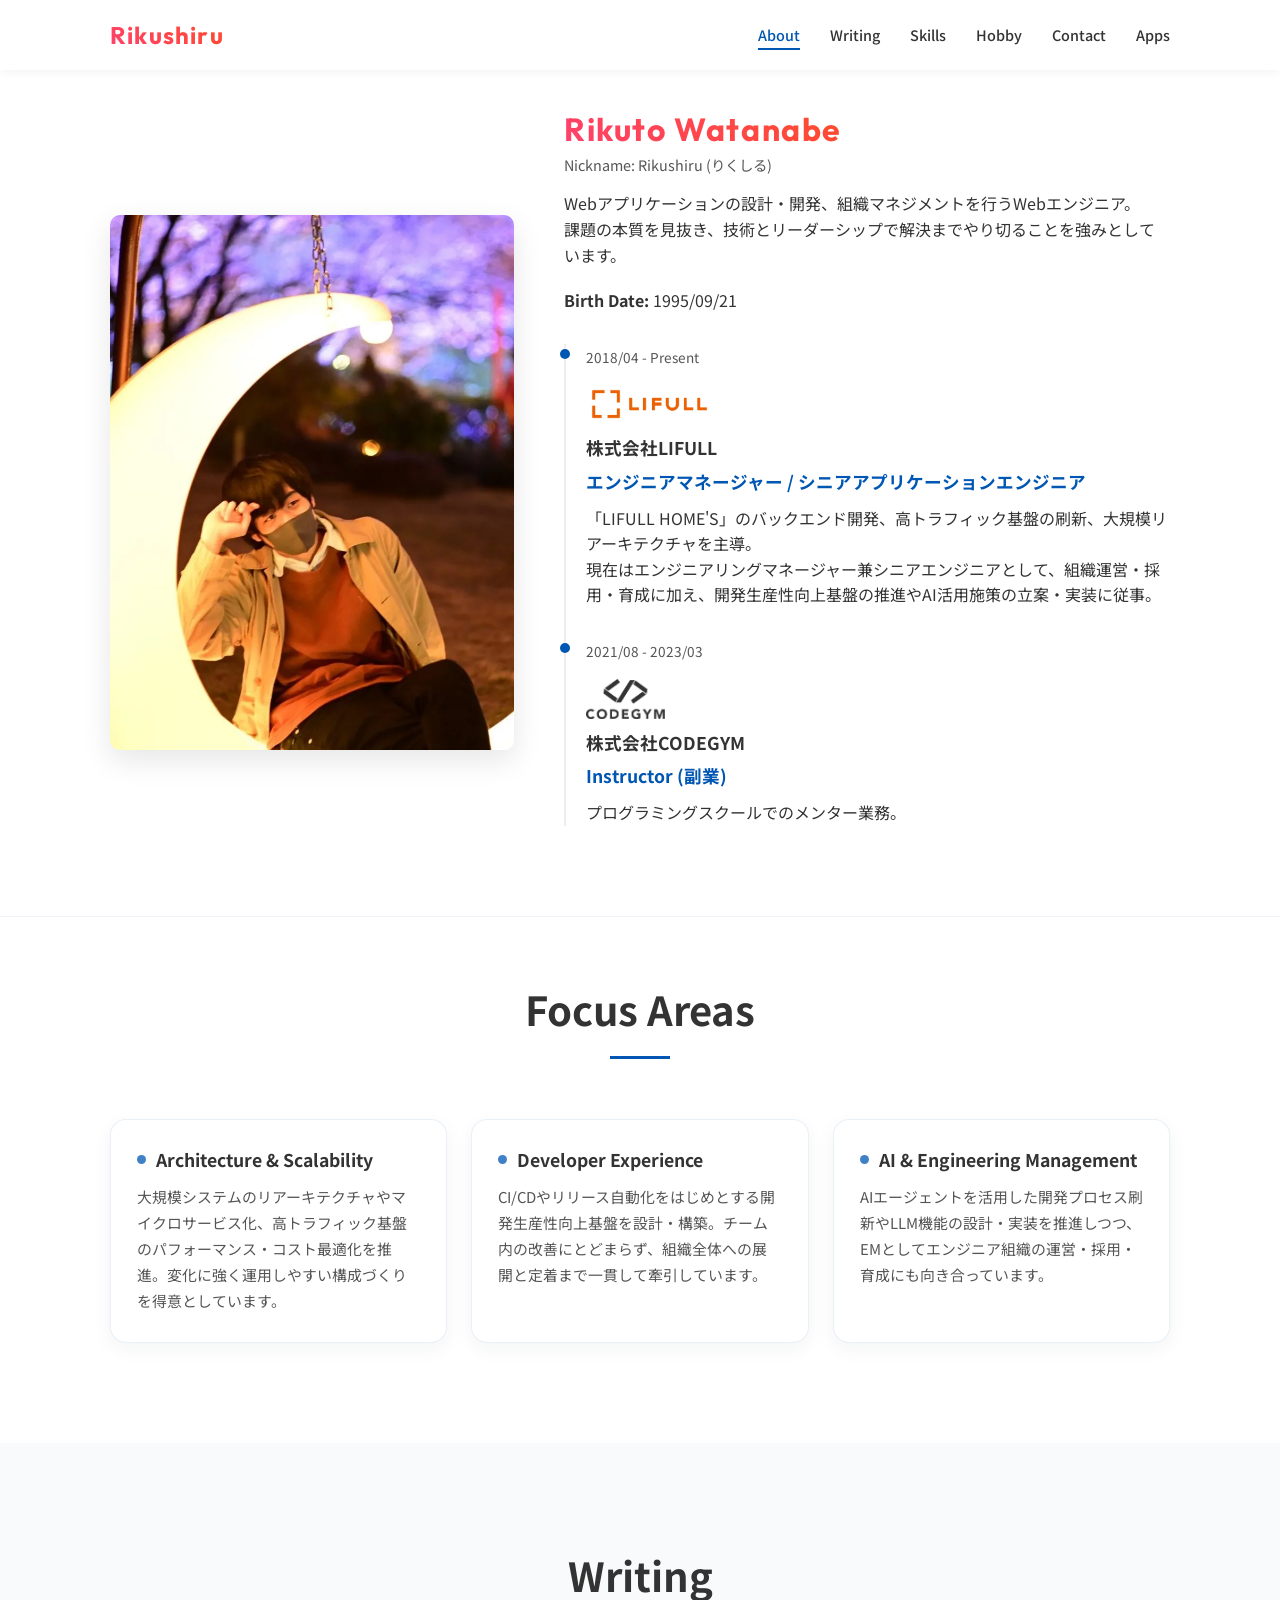
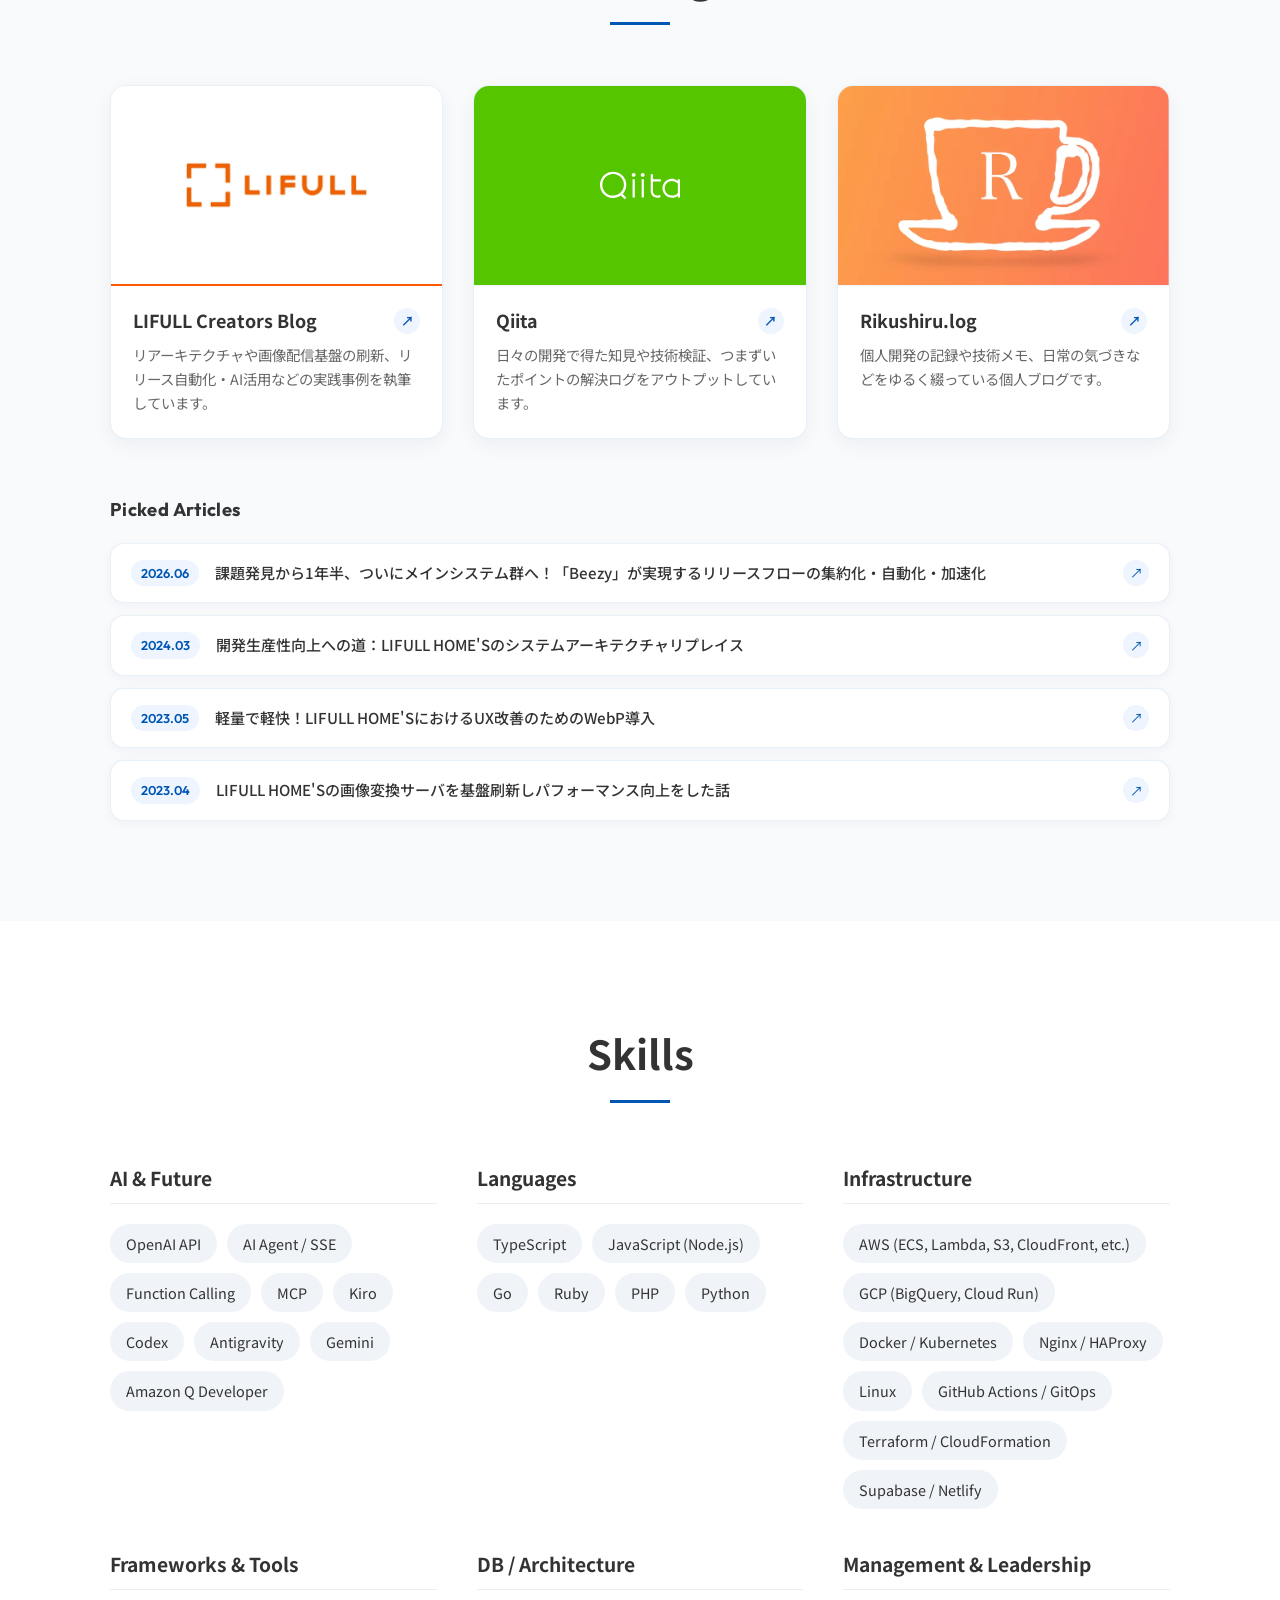
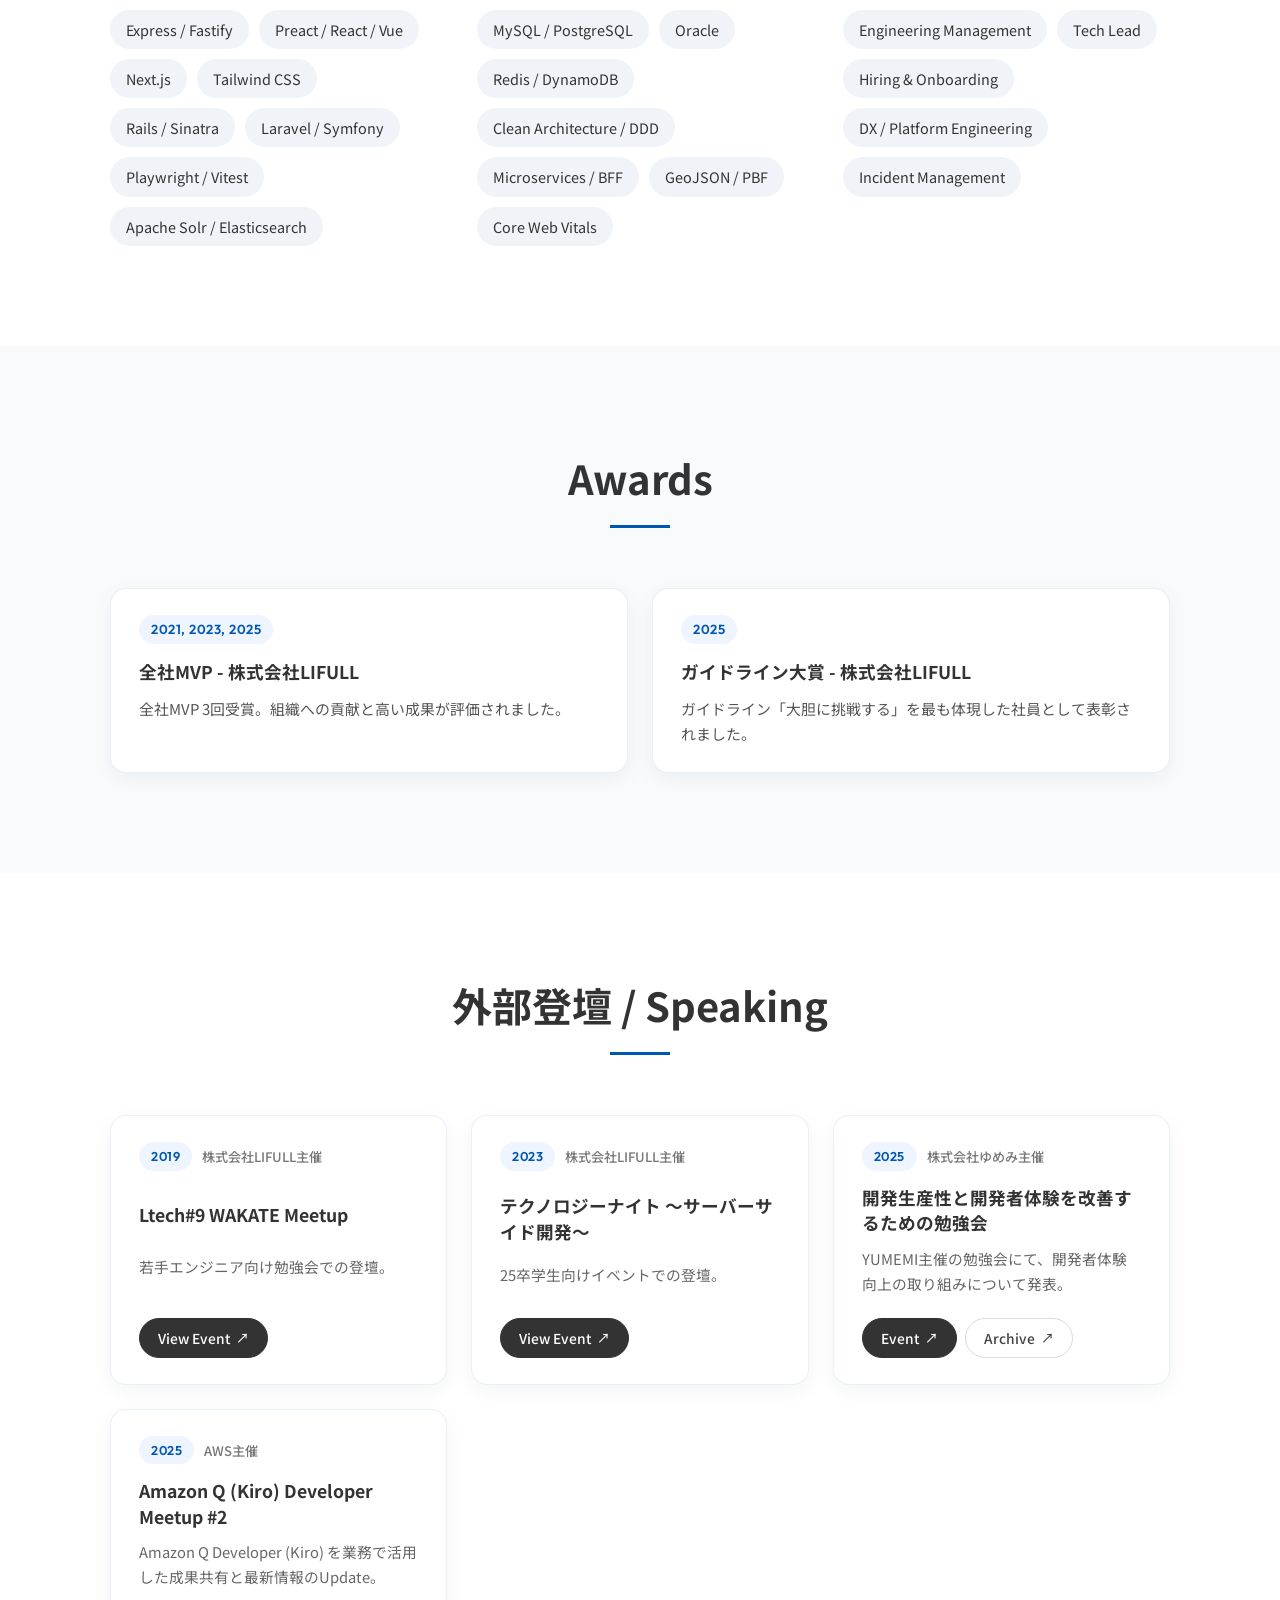
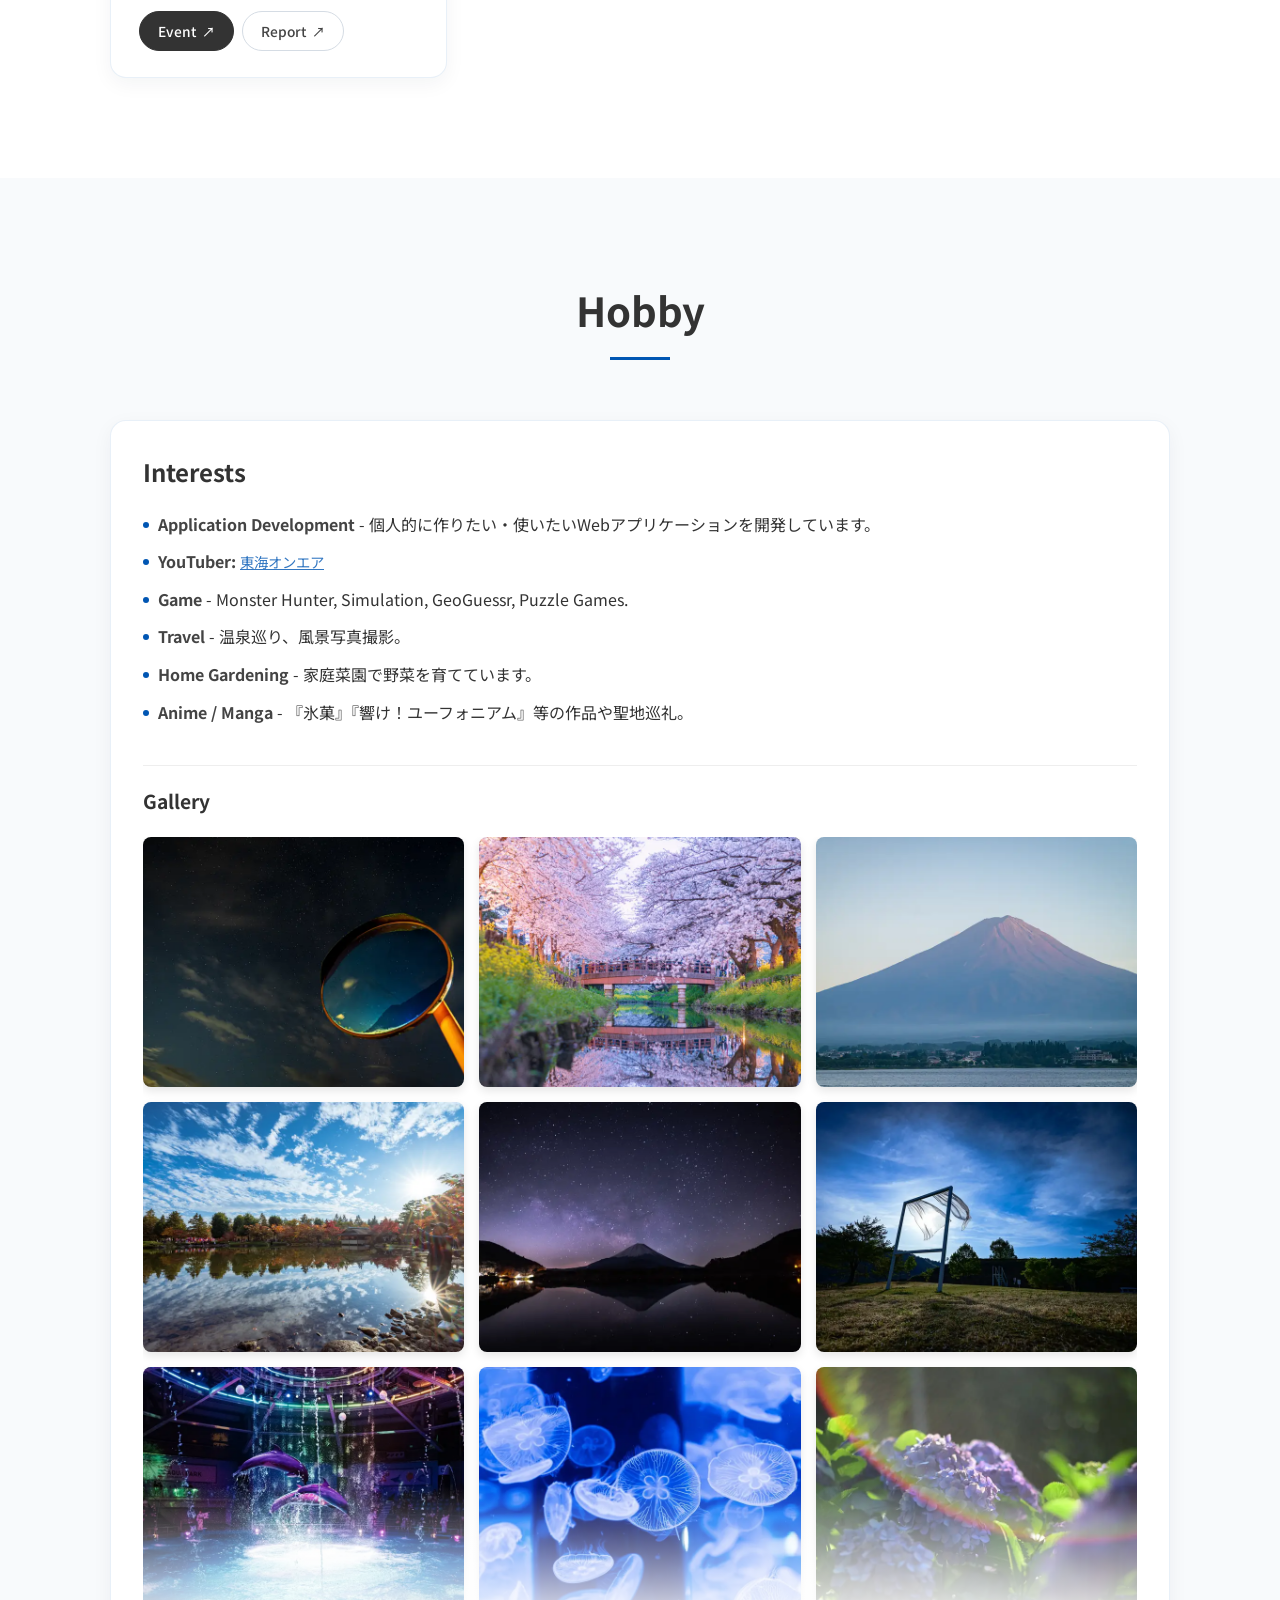
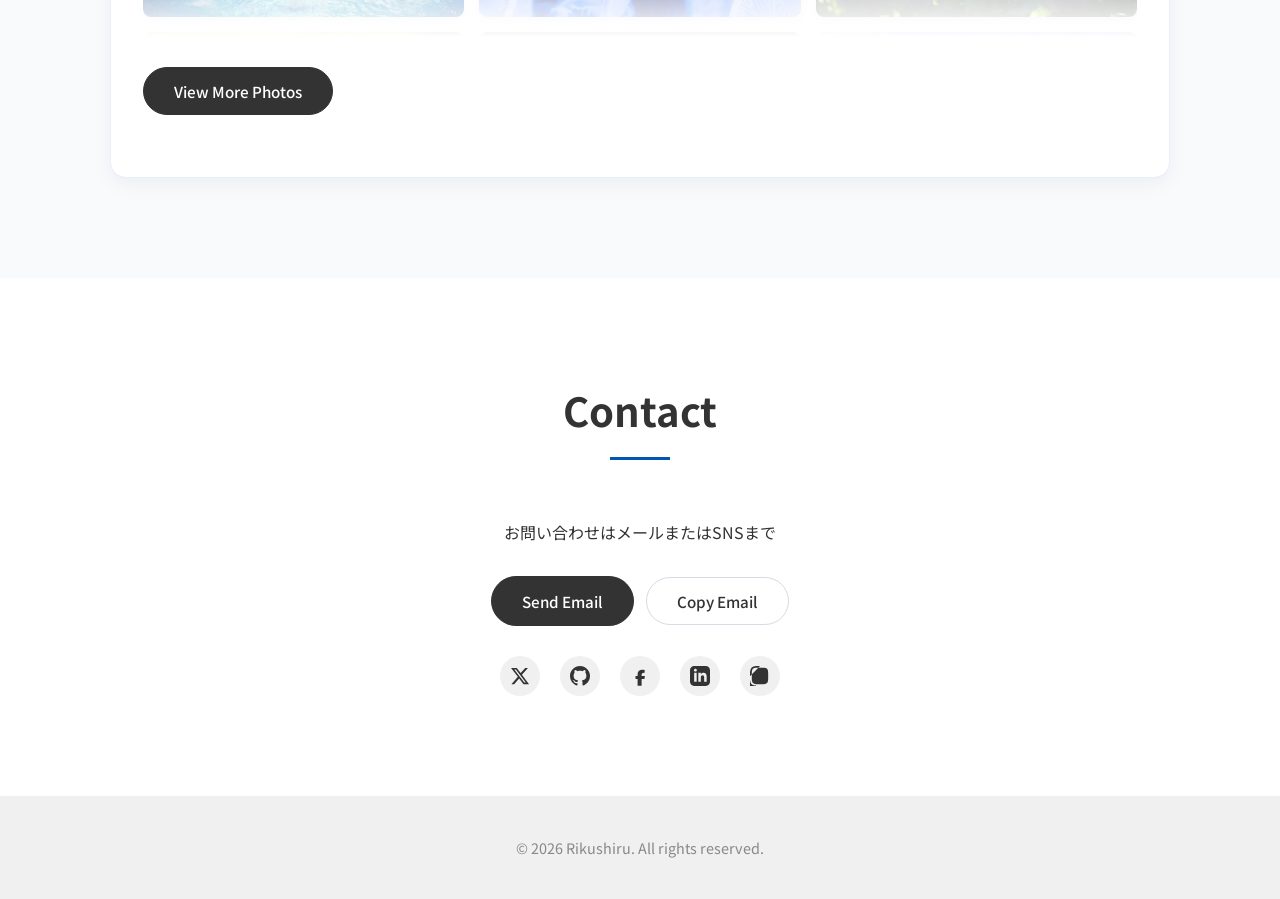
<file: index.html>
<!DOCTYPE html>
<html lang="ja">

<head>
	<meta charset="UTF-8">
	<meta name="viewport" content="width=device-width, initial-scale=1.0">
	<title>Rikushiru | Portfolio</title>
	<meta name="description" content="Webエンジニア・エンジニアリングマネージャー 渡邉陸斗（Rikushiru）のポートフォリオサイト。設計・開発、開発生産性向上、AI活用、登壇・執筆活動などを紹介しています。">
	<meta property="og:type" content="website">
	<meta property="og:url" content="https://me.riku-shiru.com/">
	<meta property="og:title" content="Rikushiru | Portfolio">
	<meta property="og:description" content="Webエンジニア・エンジニアリングマネージャー 渡邉陸斗（Rikushiru）のポートフォリオサイト。">
	<meta property="og:image" content="https://me.riku-shiru.com/images/profile.jpg">
	<meta property="og:site_name" content="Rikushiru Portfolio">
	<meta name="twitter:card" content="summary">
	<meta name="twitter:title" content="Rikushiru | Portfolio">
	<meta name="twitter:description" content="Webエンジニア・エンジニアリングマネージャー 渡邉陸斗（Rikushiru）のポートフォリオサイト。">
	<meta name="twitter:image" content="https://me.riku-shiru.com/images/profile.jpg">
	<link rel="preconnect" href="https://fonts.googleapis.com">
	<link rel="preconnect" href="https://fonts.gstatic.com" crossorigin>
	<link
		href="https://fonts.googleapis.com/css2?family=Noto+Sans+JP:wght@300;400;500;700&family=Outfit:wght@500;700&display=swap"
		rel="stylesheet">
	<link rel="stylesheet" href="style.css">
	<link rel="icon" href="/images/favicon.ico">
	<link rel="apple-touch-icon" href="/images/apple-touch-icon.png">
	<link rel="manifest" href="/manifest.json">
	<meta name="theme-color" content="#ffffff">
	<!-- Google tag (gtag.js) -->
	<script async src="https://www.googletagmanager.com/gtag/js?id=G-70FE9RLHMJ"></script>
	<script>
		window.dataLayer = window.dataLayer || [];
		function gtag() { dataLayer.push(arguments); }
		gtag('js', new Date());

		gtag('config', 'G-70FE9RLHMJ');
	</script>
</head>

<body>
	<header id="header">
		<div class="container header-container">
			<a href="#" class="logo">Rikushiru</a>
			<nav class="nav">
				<button class="menu-toggle" aria-label="Menu">
					<span></span>
					<span></span>
					<span></span>
				</button>
				<ul class="nav-links">
					<li><a href="#">About</a></li>
					<li><a href="#writing">Writing</a></li>
					<li><a href="#skills">Skills</a></li>

					<li><a href="#hobby">Hobby</a></li>
					<li><a href="#contact">Contact</a></li>
					<li><a href="apps.html">Apps</a></li>
				</ul>
			</nav>
		</div>
	</header>

	<main>
		<section id="about" class="about-section">
			<div class="container">
				<div class="about-grid fade-in-up">
					<div class="about-image">
						<img src="images/profile.webp" alt="Rikuto Watanabe">
					</div>
					<div class="about-text">
						<h1 class="about-name">Rikuto Watanabe</h1>
						<p class="nickname">Nickname: Rikushiru (りくしる)</p>
						<p>Webアプリケーションの設計・開発、組織マネジメントを行うWebエンジニア。</p>
						<p>課題の本質を見抜き、技術とリーダーシップで解決までやり切ることを強みとしています。</p>
						<p class="birth-date"><strong>Birth Date:</strong> 1995/09/21</p>

						<div class="timeline">
							<div class="timeline-item">
								<span class="date">2018/04 - Present</span>
								<div class="timeline-logo-header">
									<img src="images/lifull.webp" alt="LIFULL" class="brand-logo-lifull">
								</div>
								<h4 class="highlight-title">株式会社LIFULL</h4>
								<p class="highlight-role">エンジニアマネージャー / シニアアプリケーションエンジニア</p>
								<p>「LIFULL
									HOME'S」のバックエンド開発、高トラフィック基盤の刷新、大規模リアーキテクチャを主導。<br>現在はエンジニアリングマネージャー兼シニアエンジニアとして、組織運営・採用・育成に加え、開発生産性向上基盤の推進やAI活用施策の立案・実装に従事。
								</p>
							</div>
							<div class="timeline-item">
								<span class="date">2021/08 - 2023/03</span>
								<div class="timeline-logo-header">
									<img src="images/codegym.webp" alt="CODEGYM" class="brand-logo-lifull">
								</div>
								<h4 class="highlight-title">株式会社CODEGYM</h4>
								<p class="highlight-role">Instructor (副業)</p>
								<p>プログラミングスクールでのメンター業務。</p>
							</div>
						</div>
					</div>
				</div>
			</div>
		</section>

		<section id="focus" class="section focus-section">
			<div class="container">
				<h2 class="section-title fade-in-up">Focus Areas</h2>
				<div class="focus-grid fade-in-up">
					<div class="focus-item">
						<h3>Architecture &amp; Scalability</h3>
						<p>大規模システムのリアーキテクチャやマイクロサービス化、高トラフィック基盤のパフォーマンス・コスト最適化を推進。変化に強く運用しやすい構成づくりを得意としています。</p>
					</div>
					<div class="focus-item">
						<h3>Developer Experience</h3>
						<p>CI/CDやリリース自動化をはじめとする開発生産性向上基盤を設計・構築。チーム内の改善にとどまらず、組織全体への展開と定着まで一貫して牽引しています。</p>
					</div>
					<div class="focus-item">
						<h3>AI &amp; Engineering Management</h3>
						<p>AIエージェントを活用した開発プロセス刷新やLLM機能の設計・実装を推進しつつ、EMとしてエンジニア組織の運営・採用・育成にも向き合っています。</p>
					</div>
				</div>
			</div>
		</section>

		<section id="writing" class="section bg-light">
			<div class="container">
				<h2 class="section-title fade-in-up">Writing</h2>
				<div class="works-grid">
					<!-- LIFULL Blog -->
					<a href="https://www.lifull.blog/archive/author/LIFULL-watanari" target="_blank" rel="noopener noreferrer"
						class="work-card fade-in-up">
						<div class="work-icon-container"
							style="background-color: #fff; border-bottom: 2px solid #FF5800;">
							<img src="images/lifull.webp" alt="LIFULL" style="width: 60%;">
						</div>
						<div class="work-info">
							<h3>LIFULL Creators Blog</h3>
							<p>リアーキテクチャや画像配信基盤の刷新、リリース自動化・AI活用などの実践事例を執筆しています。</p>
						</div>
					</a>

					<!-- Qiita -->
					<a href="https://qiita.com/riku-shiru" target="_blank" rel="noopener noreferrer" class="work-card fade-in-up">
						<div class="work-icon-container" style="background-color: #55c500;">
							<!-- Qiita SVG -->
							<svg class="work-svg-logo" viewBox="0 0 24 24" fill="white">
								<path
									d="M7.883 11.615c0-1.92-1.474-3.904-3.974-3.904C1.987 7.71 0 9.183 0 11.679c0 1.92 1.474 3.905 3.973 3.905.801 0 1.602-.256 2.275-.736L7.402 16l.513-.512-1.09-1.088c.673-.736 1.058-1.696 1.058-2.785zm-3.974-3.2c1.827 0 3.269 1.408 3.269 3.232 0 1.569-1.218 3.233-3.237 3.233-2.018 0-3.236-1.632-3.236-3.2 0-2.049 1.634-3.265 3.204-3.265zm5.864 1.568h.673v5.44h-.673zm.32-.736a.574.574 0 0 1-.576-.576c0-.32.256-.576.576-.576.32 0 .577.256.577.576 0 .32-.256.576-.577.576zm2.724 0a.574.574 0 0 1-.577-.576c0-.32.257-.576.577-.576.32 0 .577.256.577.576 0 .32-.256.576-.577.576zm-.32.736h.673v5.44h-.673zm4.71 5.537c-1.25 0-1.987-.96-1.987-1.92V8.479h.673v1.504h2.371v.672h-2.37v2.977c0 .608.48 1.248 1.313 1.248.224 0 .449-.064.64-.192l.065-.032.32.576-.064.032c-.288.16-.64.256-.961.256zm4.454.032c-1.827 0-2.916-1.44-2.916-2.848 0-1.825 1.442-2.913 2.852-2.913.737 0 1.314.256 1.73.736v-.544H24v5.44h-.673v-.607c-.384.48-.961.736-1.666.736zm-.064-5.089c-1.09 0-2.18.832-2.18 2.24 0 1.089.834 2.177 2.244 2.177.64 0 1.282-.288 1.698-.8v-2.817a2.29 2.29 0 0 0-1.762-.8z" />
							</svg>
						</div>
						<div class="work-info">
							<h3>Qiita</h3>
							<p>日々の開発で得た知見や技術検証、つまずいたポイントの解決ログをアウトプットしています。</p>
						</div>
					</a>

					<!-- Rikushiru.log -->
					<a href="https://blog.riku-shiru.com" target="_blank" rel="noopener noreferrer" class="work-card fade-in-up">
						<div class="work-image" style="background-image: url('images/thumbnails/rikushiru_log.webp')">
						</div>
						<div class="work-info">
							<h3>Rikushiru.log</h3>
							<p>個人開発の記録や技術メモ、日常の気づきなどをゆるく綴っている個人ブログです。</p>
						</div>
					</a>
				</div>

				<div class="picked-articles-wrapper fade-in-up">
					<h3 class="subsection-title">Picked Articles</h3>
					<div class="picked-articles">
						<a href="https://www.lifull.blog/entry/2026/06/09/170648" target="_blank" rel="noopener noreferrer" class="article-item">
							<span class="article-date">2026.06</span>
							<span class="article-title">課題発見から1年半、ついにメインシステム群へ！「Beezy」が実現するリリースフローの集約化・自動化・加速化</span>
							<span class="article-arrow" aria-hidden="true">↗</span>
						</a>
						<a href="https://www.lifull.blog/entry/2024/03/28/180000" target="_blank" rel="noopener noreferrer" class="article-item">
							<span class="article-date">2024.03</span>
							<span class="article-title">開発生産性向上への道：LIFULL HOME'Sのシステムアーキテクチャリプレイス</span>
							<span class="article-arrow" aria-hidden="true">↗</span>
						</a>
						<a href="https://www.lifull.blog/entry/2023/05/26/170000" target="_blank" rel="noopener noreferrer" class="article-item">
							<span class="article-date">2023.05</span>
							<span class="article-title">軽量で軽快！LIFULL HOME'SにおけるUX改善のためのWebP導入</span>
							<span class="article-arrow" aria-hidden="true">↗</span>
						</a>
						<a href="https://www.lifull.blog/entry/2023/04/02/090000" target="_blank" rel="noopener noreferrer" class="article-item">
							<span class="article-date">2023.04</span>
							<span class="article-title">LIFULL HOME'Sの画像変換サーバを基盤刷新しパフォーマンス向上をした話</span>
							<span class="article-arrow" aria-hidden="true">↗</span>
						</a>
					</div>
				</div>
			</div>
		</section>

		<section id="skills" class="section">
			<div class="container">
				<h2 class="section-title fade-in-up">Skills</h2>
				<div class="skills-wrapper fade-in-up">
					<div class="skill-category">
						<h3>AI &amp; Future</h3>
						<div class="skill-list">
							<span class="skill-tag">OpenAI API</span>
							<span class="skill-tag">AI Agent / SSE</span>
							<span class="skill-tag">Function Calling</span>
							<span class="skill-tag">MCP</span>
							<span class="skill-tag">Kiro</span>
							<span class="skill-tag">Codex</span>
							<span class="skill-tag">Antigravity</span>
							<span class="skill-tag">Gemini</span>
							<span class="skill-tag">Amazon Q Developer</span>
						</div>
					</div>
					<div class="skill-category">
						<h3>Languages</h3>
						<div class="skill-list">
							<span class="skill-tag">TypeScript</span>
							<span class="skill-tag">JavaScript (Node.js)</span>
							<span class="skill-tag">Go</span>
							<span class="skill-tag">Ruby</span>
							<span class="skill-tag">PHP</span>
							<span class="skill-tag">Python</span>
						</div>
					</div>
					<div class="skill-category">
						<h3>Infrastructure</h3>
						<div class="skill-list">
							<span class="skill-tag">AWS (ECS, Lambda, S3, CloudFront, etc.)</span>
							<span class="skill-tag">GCP (BigQuery, Cloud Run)</span>
							<span class="skill-tag">Docker / Kubernetes</span>
							<span class="skill-tag">Nginx / HAProxy</span>
							<span class="skill-tag">Linux</span>
							<span class="skill-tag">GitHub Actions / GitOps</span>
							<span class="skill-tag">Terraform / CloudFormation</span>
							<span class="skill-tag">Supabase / Netlify</span>
						</div>
					</div>
					<div class="skill-category">
						<h3>Frameworks &amp; Tools</h3>
						<div class="skill-list">
							<span class="skill-tag">Express / Fastify</span>
							<span class="skill-tag">Preact / React / Vue</span>
							<span class="skill-tag">Next.js</span>
							<span class="skill-tag">Tailwind CSS</span>
							<span class="skill-tag">Rails / Sinatra</span>
							<span class="skill-tag">Laravel / Symfony</span>
							<span class="skill-tag">Playwright / Vitest</span>
							<span class="skill-tag">Apache Solr / Elasticsearch</span>
						</div>
					</div>
					<div class="skill-category">
						<h3>DB / Architecture</h3>
						<div class="skill-list">
							<span class="skill-tag">MySQL / PostgreSQL</span>
							<span class="skill-tag">Oracle</span>
							<span class="skill-tag">Redis / DynamoDB</span>
							<span class="skill-tag">Clean Architecture / DDD</span>
							<span class="skill-tag">Microservices / BFF</span>
							<span class="skill-tag">GeoJSON / PBF</span>
							<span class="skill-tag">Core Web Vitals</span>
						</div>
					</div>
					<div class="skill-category">
						<h3>Management &amp; Leadership</h3>
						<div class="skill-list">
							<span class="skill-tag">Engineering Management</span>
							<span class="skill-tag">Tech Lead</span>
							<span class="skill-tag">Hiring &amp; Onboarding</span>
							<span class="skill-tag">DX / Platform Engineering</span>
							<span class="skill-tag">Incident Management</span>
						</div>
					</div>
				</div>
			</div>
		</section>

		<section id="awards" class="section bg-light">
			<div class="container">
				<h2 class="section-title fade-in-up">Awards</h2>
				<div class="awards-custom-grid fade-in-up">
					<!-- Award Item -->
					<div class="award-card">
						<div class="award-year">2021, 2023, 2025</div>
						<div class="award-content">
							<h3>全社MVP - 株式会社LIFULL</h3>
							<p>全社MVP 3回受賞。組織への貢献と高い成果が評価されました。</p>
						</div>
					</div>
					<!-- Award Item -->
					<div class="award-card">
						<div class="award-year">2025</div>
						<div class="award-content">
							<h3>ガイドライン大賞 - 株式会社LIFULL</h3>
							<p>ガイドライン「大胆に挑戦する」を最も体現した社員として表彰されました。</p>
						</div>
					</div>
				</div>
			</div>
		</section>

		<section id="speaking" class="section">
			<div class="container">
				<h2 class="section-title fade-in-up">外部登壇 / Speaking</h2>
				<div class="speaking-grid fade-in-up">
					<!-- Speaking Item -->
					<div class="speaking-card">
						<div class="speaking-header">
							<span class="speaking-date">2019</span>
							<span class="speaking-organizer">株式会社LIFULL主催</span>
						</div>
						<h3 class="speaking-title">Ltech#9 WAKATE Meetup</h3>
						<div class="speaking-body">
							<p>若手エンジニア向け勉強会での登壇。</p>
						</div>
						<a href="https://lifull.connpass.com/event/152299/" target="_blank" rel="noopener noreferrer" class="speaking-link">View
							Event</a>
					</div>

					<!-- Speaking Item -->
					<div class="speaking-card">
						<div class="speaking-header">
							<span class="speaking-date">2023</span>
							<span class="speaking-organizer">株式会社LIFULL主催</span>
						</div>
						<h3 class="speaking-title">テクノロジーナイト ～サーバーサイド開発～</h3>
						<div class="speaking-body">
							<p>25卒学生向けイベントでの登壇。</p>
						</div>
						<a href="https://paiza.jp/student/job_offers/23263" target="_blank" rel="noopener noreferrer" class="speaking-link">View
							Event</a>
					</div>

					<!-- Speaking Item -->
					<div class="speaking-card">
						<div class="speaking-header">
							<span class="speaking-date">2025</span>
							<span class="speaking-organizer">株式会社ゆめみ主催</span>
						</div>
						<h3 class="speaking-title">開発生産性と開発者体験を改善するための勉強会</h3>
						<div class="speaking-body">
							<p>YUMEMI主催の勉強会にて、開発者体験向上の取り組みについて発表。</p>
						</div>
						<div class="speaking-links">
							<a href="https://yumemi.connpass.com/event/371982/" target="_blank" rel="noopener noreferrer"
								class="speaking-link">Event</a>
							<a href="https://www.youtube.com/watch?v=M3Kv05csnn8" target="_blank" rel="noopener noreferrer"
								class="speaking-link secondary">Archive</a>
						</div>
					</div>

					<!-- Speaking Item -->
					<div class="speaking-card">
						<div class="speaking-header">
							<span class="speaking-date">2025</span>
							<span class="speaking-organizer">AWS主催</span>
						</div>
						<h3 class="speaking-title">Amazon Q (Kiro) Developer Meetup #2</h3>
						<div class="speaking-body">
							<p>Amazon Q Developer (Kiro) を業務で活用した成果共有と最新情報のUpdate。</p>
						</div>
						<div class="speaking-links">
							<a href="https://aws.amazon.com/startups/events/amazonq-developer-meetup-20250828?lang=ja"
								target="_blank" rel="noopener noreferrer" class="speaking-link">Event</a>
							<a href="https://aws.amazon.com/jp/blogs/news/amazon-q-developer-meetup-2-report/"
								target="_blank" rel="noopener noreferrer" class="speaking-link secondary">Report</a>
						</div>
					</div>
				</div>
			</div>
		</section>

		<section id="hobby" class="section bg-light">
			<div class="container">
				<h2 class="section-title fade-in-up">Hobby</h2>
				<div class="hobby-content fade-in-up">
					<div class="hobby-text">
						<h3>Interests</h3>
						<ul class="interest-list">
							<li><span class="interest-label">Application Development</span> -
								個人的に作りたい・使いたいWebアプリケーションを開発しています。</li>
							<li><span class="interest-label">YouTuber:</span> <a
									href="https://www.youtube.com/user/TokaiOnAir" target="_blank" rel="noopener noreferrer"
									class="external-link">東海オンエア</a></li>
							<li><span class="interest-label">Game</span> - Monster Hunter, Simulation, GeoGuessr, Puzzle
								Games.</li>
							<li><span class="interest-label">Travel</span> - 温泉巡り、風景写真撮影。</li>
							<li><span class="interest-label">Home Gardening</span> - 家庭菜園で野菜を育てています。</li>
							<li><span class="interest-label">Anime / Manga</span> - 『氷菓』『響け！ユーフォニアム』等の作品や聖地巡礼。</li>
						</ul>
					</div>

					<h3 class="minor-title">Gallery</h3>
					<div class="photo-gallery">
						<!-- Landscape / Wide -->
						<img src="images/thumbnails/p1.webp" alt="Photo 1" loading="lazy">
						<img src="images/thumbnails/p2.webp" alt="Photo 2" loading="lazy">
						<img src="images/thumbnails/p6.webp" alt="Photo 6" loading="lazy">
						<img src="images/thumbnails/p8.webp" alt="Photo 8" loading="lazy">
						<img src="images/thumbnails/p13.webp" alt="Photo 13" loading="lazy">

						<!-- Others -->
						<img src="images/thumbnails/p3.webp" alt="Photo 3" loading="lazy">
						<img src="images/thumbnails/p5.webp" alt="Photo 5" loading="lazy">
						<img src="images/thumbnails/p7.webp" alt="Photo 7" loading="lazy">
						<img src="images/thumbnails/p9.webp" alt="Photo 9" loading="lazy">
						<img src="images/thumbnails/p10.webp" alt="Photo 10" loading="lazy">
						<img src="images/thumbnails/p11.webp" alt="Photo 11" loading="lazy">
						<img src="images/thumbnails/p12.webp" alt="Photo 12" loading="lazy">
						<img src="images/thumbnails/p14.webp" alt="Photo 14" loading="lazy">
						<img src="images/thumbnails/p15.webp" alt="Photo 15" loading="lazy">
						<img src="images/thumbnails/p16.webp" loading="lazy" alt="Photo 16">
						<img src="images/thumbnails/p17.webp" loading="lazy" alt="Photo 17">
						<img src="images/thumbnails/p18.webp" loading="lazy" alt="Photo 18">
						<img src="images/thumbnails/p19.webp" loading="lazy" alt="Photo 19">
						<img src="images/thumbnails/p20.webp" loading="lazy" alt="Photo 20">
						<img src="images/thumbnails/p21.webp" loading="lazy" alt="Photo 21">
						<img src="images/thumbnails/p22.webp" loading="lazy" alt="Photo 22">
						<img src="images/thumbnails/p23.webp" loading="lazy" alt="Photo 23">
						<img src="images/thumbnails/p24.webp" loading="lazy" alt="Photo 24">
						<img src="images/thumbnails/p25.webp" loading="lazy" alt="Photo 25">
						<img src="images/thumbnails/p26.webp" loading="lazy" alt="Photo 26">
						<img src="images/thumbnails/p27.webp" loading="lazy" alt="Photo 27">
						<img src="images/thumbnails/p28.webp" loading="lazy" alt="Photo 28">
						<img src="images/thumbnails/p29.webp" loading="lazy" alt="Photo 29">
						<img src="images/thumbnails/p30.webp" loading="lazy" alt="Photo 30">
					</div>
					<button id="gallery-toggle" class="gallery-toggle btn">View More Photos</button>
				</div>
			</div>
		</section>

		<section id="contact" class="section">
			<div class="container center-text fade-in-up">
				<h2 class="section-title">Contact</h2>
				<p>お問い合わせはメールまたはSNSまで</p>

				<div class="contact-actions">
					<a href="mailto:rikushiru.com@gmail.com" class="btn">Send Email</a>
					<button type="button" id="copy-email-btn" class="btn btn-outline" data-email="rikushiru.com@gmail.com">Copy Email</button>
				</div>

				<div class="social-links">
					<a href="https://x.com/riku_shiru" target="_blank" rel="noopener noreferrer" aria-label="X (Twitter)"
						class="sns-icon x-icon">
						<svg viewBox="0 0 24 24">
							<path
								d="M18.244 2.25h3.308l-7.227 8.26 8.502 11.24H16.17l-5.214-6.817L4.99 21.75H1.68l7.73-8.835L1.254 2.25H8.08l4.713 6.231zm-1.161 17.52h1.833L7.084 4.126H5.117z" />
						</svg>
					</a>
					<a href="https://github.com/riku-shiru" target="_blank" rel="noopener noreferrer" aria-label="GitHub"
						class="sns-icon github-icon">
						<svg viewBox="0 0 24 24">
							<path
								d="M12 0c-6.626 0-12 5.373-12 12 0 5.302 3.438 9.8 8.207 11.387.599.111.793-.261.793-.577v-2.234c-3.338.726-4.033-1.416-4.033-1.416-.546-1.387-1.333-1.756-1.333-1.756-1.089-.745.083-.729.083-.729 1.205.084 1.839 1.237 1.839 1.237 1.07 1.834 2.807 1.304 3.492.997.107-.775.418-1.305.762-1.604-2.665-.305-5.467-1.334-5.467-5.931 0-1.311.469-2.381 1.236-3.221-.124-.303-.535-1.524.117-3.176 0 0 1.008-.322 3.301 1.23.957-.266 1.983-.399 3.003-.404 1.02.005 2.047.138 3.006.404 2.291-1.552 3.297-1.23 3.297-1.23.653 1.653.242 2.874.118 3.176.77.84 1.235 1.911 1.235 3.221 0 4.609-2.807 5.624-5.479 5.921.43.372.823 1.102.823 2.222v3.293c0 .319.192.694.801.576 4.765-1.589 8.199-6.086 8.199-11.386 0-6.627-5.373-12-12-12z" />
						</svg>
					</a>
					<a href="https://www.facebook.com/rkt.w2024" target="_blank" rel="noopener noreferrer" aria-label="Facebook"
						class="sns-icon facebook-icon">
						<svg viewBox="0 0 24 24">
							<path
								d="M9.101 23.691v-7.98H6.627v-3.667h2.474v-1.58c0-4.085 1.848-5.978 5.858-5.978.401 0 .955.042 1.468.103a8.68 8.68 0 0 1 1.141.195v3.325a8.623 8.623 0 0 0-.653-.036c-2.148 0-2.971.956-2.971 3.005v.97h3.917l-.52 3.667h-3.397v7.98h-4.846z" />
						</svg>
					</a>
					<a href="https://jp.linkedin.com/in/%E9%99%B8%E6%96%97-%E6%B8%A1%E9%82%89-16415b18a" target="_blank" rel="noopener noreferrer"
						aria-label="LinkedIn" class="sns-icon linkedin-icon">
						<svg viewBox="0 0 24 24">
							<path
								d="M19 0h-14c-2.761 0-5 2.239-5 5v14c0 2.761 2.239 5 5 5h14c2.762 0 5-2.239 5-5v-14c0-2.761-2.238-5-5-5zm-11 19h-3v-11h3v11zm-1.5-12.268c-.966 0-1.75-.79-1.75-1.764s.784-1.764 1.75-1.764 1.75.79 1.75 1.764-.783 1.764-1.75 1.764zm13.5 12.268h-3v-5.604c0-3.368-4-3.113-4 0v5.604h-3v-11h3v1.765c1.396-2.586 7-2.777 7 2.476v6.759z" />
						</svg>
					</a>
					<a href="https://www.instagram.com/rikurikucom/" target="_blank" rel="noopener noreferrer" aria-label="Instagram"
						class="sns-icon instagram-icon">
						<svg viewBox="0 0 24 24">
							<path
								d="M12 2.163c3.204 0 3.584.012 4.85.07 3.252.148 4.771 1.691 4.919 4.919.058 1.265.069 1.645.069 4.849 0 3.205-.012 3.584-.069 4.849-.149 3.225-1.664 4.771-4.919 4.919-1.266.058-1.644.07-4.85.07-3.204 0-3.584-.012-4.849-.07-3.26-.149-4.771-1.699-4.919-4.92-.058-1.265-.07-1.644-.07-4.849 0-3.204.013-3.583.07-4.849.149-3.227 1.664-4.771 4.919-4.919 1.266-.057 1.645-.069 4.849-.069zm0-2.163c-3.259 0-3.667.014-4.947.072-4.358.2-6.78 2.618-6.98 6.98-.059 1.281-.073 1.689-.073 4.948 0 3.259.014 3.668.072 4.948.2 4.358 2.618 6.78 6.98 6.281.058 1.689.072 4.948.072 3.259 0 3.668-.014 4.948-.072 4.354-.2 6.782-2.618 6.979-6.98.059-1.28.073-1.689.073-4.948 0-3.259-.014-3.667-.072-4.948-.2-4.354-2.613-6.78-6.979-6.98-1.281-.059-1.69-.073-4.949-.073zm0 5.838c-3.403 0-6.162 2.759-6.162 6.162s2.759 6.163 6.162 6.163 6.162-2.759 6.162-6.163c0-3.403-2.759-6.162-6.162-6.162zm0 10.162c-2.209 0-4-1.79-4-4 0-2.209 1.791-4 4-4s4 1.791 4 4c0 2.21-1.791 4-4 4zm6.406-11.845c-.796 0-1.441.645-1.441 1.44s.645 1.44 1.441 1.44c.795 0 1.439-.645 1.439-1.44s-.644-1.44-1.439-1.44z" />
						</svg>
					</a>
				</div>
			</div>
		</section>
	</main>

	<footer id="footer">
		<div class="container">
			<p>&copy; <span class="copyright-year">2026</span> Rikushiru. All rights reserved.</p>
		</div>
	</footer>

	<script src="script.js"></script>
</body>

</html>
</file>
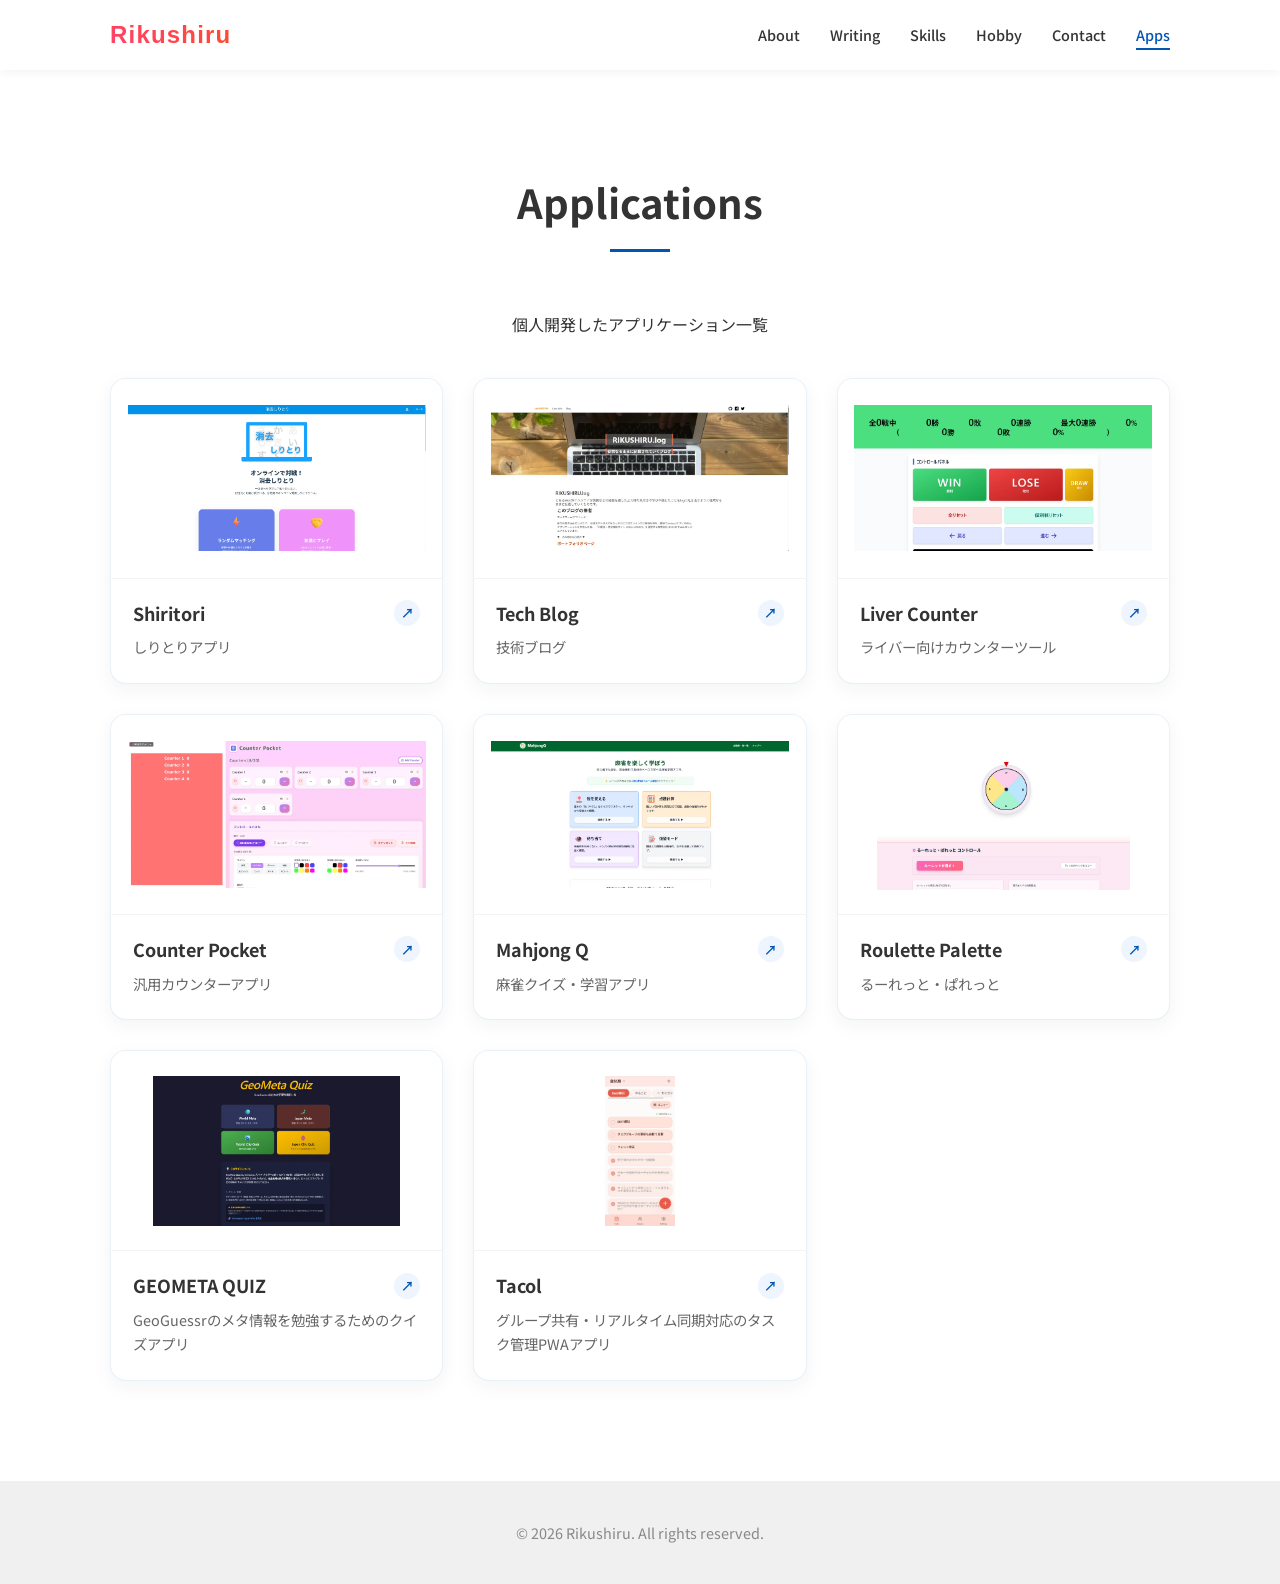
<file: apps.html>
<!DOCTYPE html>
<html lang="ja">

<head>
    <meta charset="UTF-8">
    <meta name="viewport" content="width=device-width, initial-scale=1.0">
    <title>Applications | Rikushiru Portfolio</title>
    <meta name="description" content="Rikushiru（渡邉陸斗）が個人開発したWebアプリケーション一覧。">
    <meta property="og:type" content="website">
    <meta property="og:url" content="https://me.riku-shiru.com/apps.html">
    <meta property="og:title" content="Applications | Rikushiru Portfolio">
    <meta property="og:description" content="Rikushiru（渡邉陸斗）が個人開発したWebアプリケーション一覧。">
    <meta property="og:image" content="https://me.riku-shiru.com/images/profile.jpg">
    <meta name="twitter:card" content="summary">
    <link rel="preconnect" href="https://fonts.googleapis.com">
    <link rel="preconnect" href="https://fonts.gstatic.com" crossorigin>
    <link href="https://fonts.googleapis.com/css2?family=Noto+Sans+JP:wght@300;400;500;700&display=swap"
        rel="stylesheet">
    <link rel="stylesheet" href="style.css">
    <link rel="icon" href="/images/favicon.ico">
    <link rel="apple-touch-icon" href="/images/apple-touch-icon.png">
    <link rel="manifest" href="/manifest.json">
    <meta name="theme-color" content="#ffffff">
    <!-- Google tag (gtag.js) -->
    <script async src="https://www.googletagmanager.com/gtag/js?id=G-70FE9RLHMJ"></script>
    <script>
        window.dataLayer = window.dataLayer || [];
        function gtag() { dataLayer.push(arguments); }
        gtag('js', new Date());

        gtag('config', 'G-70FE9RLHMJ');
    </script>
</head>

<body>
    <header id="header">
        <div class="container header-container">
            <a href="index.html" class="logo">Rikushiru</a>
            <nav class="nav">
                <button class="menu-toggle" aria-label="Menu">
                    <span></span>
                    <span></span>
                    <span></span>
                </button>
                <ul class="nav-links">
                    <li><a href="index.html#">About</a></li>
                    <li><a href="index.html#writing">Writing</a></li>
                    <li><a href="index.html#skills">Skills</a></li>
                    <li><a href="index.html#hobby">Hobby</a></li>
                    <li><a href="index.html#contact">Contact</a></li>
                    <li><a href="apps.html" class="active">Apps</a></li>
                </ul>
            </nav>
        </div>
    </header>

    <main>
        <section id="apps" class="section">
            <div class="container">
                <h2 class="section-title fade-in-up">Applications</h2>
                <p class="center-text fade-in-up" style="margin-bottom: 40px;">個人開発したアプリケーション一覧</p>
                <div class="works-grid">

                    <!-- Shiritori -->
                    <a href="https://shiritori.riku-shiru.com/" target="_blank" rel="noopener noreferrer" class="work-card fade-in-up">
                        <div class="work-icon-container">
                            <img src="images/shiritori.webp" alt="Shiritori" class="app-icon">
                        </div>
                        <div class="work-info">
                            <h3>Shiritori</h3>
                            <p>しりとりアプリ</p>
                        </div>
                    </a>

                    <!-- Blog -->
                    <a href="https://blog.riku-shiru.com/" target="_blank" rel="noopener noreferrer" class="work-card fade-in-up">
                        <div class="work-icon-container">
                            <img src="images/rikushirulog.webp" alt="Blog" class="app-icon">
                        </div>
                        <div class="work-info">
                            <h3>Tech Blog</h3>
                            <p>技術ブログ</p>
                        </div>
                    </a>

                    <!-- Liver Counter -->
                    <a href="https://livercounter.riku-shiru.com/" target="_blank" rel="noopener noreferrer" class="work-card fade-in-up">
                        <div class="work-icon-container">
                            <img src="images/livercounter.webp" alt="Liver Counter" class="app-icon">
                        </div>
                        <div class="work-info">
                            <h3>Liver Counter</h3>
                            <p>ライバー向けカウンターツール</p>
                        </div>
                    </a>

                    <!-- Counter Pocket -->
                    <a href="https://counterpocket.riku-shiru.com/" target="_blank" rel="noopener noreferrer" class="work-card fade-in-up">
                        <div class="work-icon-container">
                            <img src="images/counterpocket.webp" alt="Counter Pocket" class="app-icon">
                        </div>
                        <div class="work-info">
                            <h3>Counter Pocket</h3>
                            <p>汎用カウンターアプリ</p>
                        </div>
                    </a>

                    <!-- Mahjong Q -->
                    <a href="https://mahjongq.riku-shiru.com/" target="_blank" rel="noopener noreferrer" class="work-card fade-in-up">
                        <div class="work-icon-container">
                            <img src="images/mahjonq.webp" alt="Mahjong Q" class="app-icon">
                        </div>
                        <div class="work-info">
                            <h3>Mahjong Q</h3>
                            <p>麻雀クイズ・学習アプリ</p>
                        </div>
                    </a>

                    <!-- Roulette Palette -->
                    <a href="https://roulette-palette.riku-shiru.com/" target="_blank" rel="noopener noreferrer" class="work-card fade-in-up">
                        <div class="work-icon-container">
                            <img src="images/roulette.webp" alt="Roulette Palette" class="app-icon">
                        </div>
                        <div class="work-info">
                            <h3>Roulette Palette</h3>
                            <p>るーれっと・ぱれっと</p>
                        </div>
                    </a>

                    <!-- GEOMETA QUIZ -->
                    <a href="https://geometaquiz.riku-shiru.com/" target="_blank" rel="noopener noreferrer" class="work-card fade-in-up">
                        <div class="work-icon-container">
                            <img src="images/geometaquiz.webp" alt="GEOMETA QUIZ" class="app-icon">
                        </div>
                        <div class="work-info">
                            <h3>GEOMETA QUIZ</h3>
                            <p>GeoGuessrのメタ情報を勉強するためのクイズアプリ</p>
                        </div>
                    </a>

                    <!-- Tacol -->
                    <a href="https://tacol.riku-shiru.com/" target="_blank" rel="noopener noreferrer" class="work-card fade-in-up">
                        <div class="work-icon-container">
                            <img src="images/tacol.webp" alt="Tacol" class="app-icon">
                        </div>
                        <div class="work-info">
                            <h3>Tacol</h3>
                            <p>グループ共有・リアルタイム同期対応のタスク管理PWAアプリ</p>
                        </div>
                    </a>
                </div>
            </div>
        </section>
    </main>

    <footer id="footer">
        <div class="container">
            <p>&copy; <span class="copyright-year">2026</span> Rikushiru. All rights reserved.</p>
        </div>
    </footer>

    <script src="script.js"></script>
</body>

</html>
</file>
<file: style.css>
:root {
    --bg-color: #ffffff;
    --text-color: #333333;
    --accent-color: #0056b3;
    --accent-soft: #eef5ff;
    --secondary-bg: #f8fafc;
    --border-subtle: rgba(0, 86, 179, 0.09);
    --border-hover: rgba(0, 86, 179, 0.25);
    --shadow-card: 0 6px 20px rgba(15, 35, 65, 0.05);
    --shadow-card-hover: 0 14px 30px rgba(0, 86, 179, 0.11);
    --radius-card: 16px;
    --font-main: 'Noto Sans JP', sans-serif;
    --nav-height: 70px;
    --ease-out: cubic-bezier(0.25, 1, 0.5, 1);
    --ease-spring: cubic-bezier(0.34, 1.56, 0.64, 1);
}

* {
    margin: 0;
    padding: 0;
    box-sizing: border-box;
}

html {
    scroll-behavior: smooth;
}

body {
    font-family: var(--font-main);
    color: var(--text-color);
    background-color: var(--bg-color);
    line-height: 1.6;
    overflow-x: hidden;
    display: flex;
    flex-direction: column;
    min-height: 100vh;
}

a {
    text-decoration: none;
    color: inherit;
    transition: color 0.3s var(--ease-out);
}

img {
    max-width: 100%;
    height: auto;
    display: block;
}

ul {
    list-style: none;
}

/* Layout Utilities */
.container {
    max-width: 1100px;
    margin: 0 auto;
    padding: 0 20px;
}

.section {
    padding: 100px 0;
}

.bg-light {
    background-color: var(--secondary-bg);
}

.center-text {
    text-align: center;
}

/* Header */
#header {
    position: fixed;
    top: 0;
    left: 0;
    width: 100%;
    height: var(--nav-height);
    background: rgba(255, 255, 255, 0.9);
    backdrop-filter: blur(10px);
    z-index: 1000;
    box-shadow: 0 2px 10px rgba(0, 0, 0, 0.05);
    display: flex;
    align-items: center;
}

.header-container {
    width: 100%;
    display: flex;
    justify-content: space-between;
    align-items: center;
}

.logo {
    font-size: 1.5rem;
    font-weight: 700;
    letter-spacing: 0.05em;
    font-family: 'Outfit', sans-serif;
    /* Stylish Font */
    /* Brighter, Vibrant Gradient (Remove Dullness) */
    background: linear-gradient(45deg, #FF416C 0%, #FF4B2B 100%);
    /* Alternative: background: linear-gradient(to right, #ed213a 0%, #93291e 100%); */


    -webkit-background-clip: text;
    -webkit-text-fill-color: transparent;
    background-clip: text;
    color: transparent;
    display: inline-block;
}

.nav-links {
    display: flex;
    gap: 30px;
}

.nav-links li a {
    font-size: 0.9rem;
    font-weight: 500;
    position: relative;
}

.nav-links li a::after {
    content: '';
    position: absolute;
    bottom: -5px;
    left: 0;
    width: 0;
    height: 2px;
    background: var(--accent-color);
    transition: width 0.3s var(--ease-out);
}

.nav-links li a:hover::after,
.nav-links li a.active::after {
    width: 100%;
}

.nav-links li a.active {
    color: var(--accent-color);
}

.menu-toggle {
    display: none;
    background: none;
    border: none;
    cursor: pointer;
    flex-direction: column;
    gap: 5px;
}

.menu-toggle span {
    display: block;
    width: 25px;
    height: 3px;
    background: var(--text-color);
    transition: 0.3s;
}

main {
    padding-top: var(--nav-height);
    flex: 1;
}

/* Hero Section Removed */


/* Section Titles */
.section-title {
    font-size: 2.5rem;
    display: block;
    width: fit-content;
    margin: 0 auto 60px;
}

.section-title::after {
    content: '';
    display: block;
    width: 60px;
    height: 3px;
    background: var(--accent-color);
    margin: 15px auto 0;
}

/* About Section */
.about-grid {
    display: grid;
    grid-template-columns: 1fr 1.5fr;
    gap: 50px;
    align-items: center;
}

.about-image img {
    border-radius: 10px;
    box-shadow: 0 10px 30px rgba(0, 0, 0, 0.1);
    transition: transform 0.3s var(--ease-out);
}

.about-image img:hover {
    transform: scale(1.02);
}

.timeline {
    margin-top: 30px;
    border-left: 2px solid #eee;
    padding-left: 20px;
}

.timeline-item {
    margin-bottom: 30px;
    position: relative;
}

.timeline-item::before {
    content: '';
    position: absolute;
    left: -26px;
    top: 5px;
    width: 10px;
    height: 10px;
    background: var(--accent-color);
    border-radius: 50%;
}

.timeline-logo-header {
    height: 30px;
    margin-bottom: 5px;
    display: flex;
    align-items: center;
}

.brand-logo-lifull {
    height: 100%;
    width: auto;
}

.timeline-item h4 {
    margin: 5px 0;
    font-size: 1.1rem;
}

.date {
    font-size: 0.85rem;
    color: #555;
    /* Darker than #888 for better visibility */
}

/* Works Section */
.works-grid {
    display: grid;
    grid-template-columns: repeat(auto-fit, minmax(300px, 1fr));
    gap: 30px;
}

.work-card {
    background: #fff;
    border: 1px solid var(--border-subtle);
    border-radius: var(--radius-card);
    box-shadow: var(--shadow-card);
    overflow: hidden;
    transition: transform 0.4s var(--ease-spring), box-shadow 0.35s var(--ease-out), border-color 0.3s var(--ease-out);
    display: flex;
    flex-direction: column;
    height: 100%;
}

.work-card:hover {
    transform: translateY(-6px);
    box-shadow: var(--shadow-card-hover);
    border-color: var(--border-hover);
}

.work-image {
    height: 200px;
    background-size: cover;
    background-position: center;
    background-color: #f3f6fa;
    border-bottom: 1px solid #f2f4f8;
    display: flex;
    align-items: center;
    justify-content: center;
    color: #aaa;
    font-weight: 500;
    transition: transform 0.45s var(--ease-spring);
}

/* New: Container for Logo-based work items */
.work-icon-container {
    height: 200px;
    display: flex;
    align-items: center;
    justify-content: center;
    background: #fff;
    border-bottom: 1px solid #f2f4f8;
    overflow: hidden;
}

.work-icon-container img,
.work-svg-logo {
    transition: transform 0.45s var(--ease-spring);
}

.work-card:hover .work-icon-container img,
.work-card:hover .work-svg-logo {
    transform: scale(1.07) rotate(-2deg);
}

.work-svg-logo {
    width: 80px;
    height: 80px;
}

.app-icon {
    width: auto;
    height: 150px;
    /* Larger than simple logos */
    max-width: 90%;
    object-fit: contain;
}

.work-info {
    padding: 20px 22px 24px;
    flex-grow: 1;
    /* Ensure uniform height */
}

.work-info h3 {
    margin-bottom: 8px;
    font-size: 1.12rem;
    font-weight: 700;
    display: flex;
    align-items: center;
    justify-content: space-between;
    gap: 8px;
}

.work-info h3::after {
    content: '↗';
    display: inline-flex;
    align-items: center;
    justify-content: center;
    width: 26px;
    height: 26px;
    border-radius: 50%;
    background: var(--accent-soft);
    color: var(--accent-color);
    font-size: 0.82rem;
    flex-shrink: 0;
    transition: transform 0.35s var(--ease-spring), background-color 0.25s var(--ease-out), color 0.25s var(--ease-out);
}

.work-card:hover .work-info h3::after {
    background: var(--accent-color);
    color: #fff;
    transform: translate(2px, -2px) scale(1.08);
}

.work-info p {
    font-size: 0.9rem;
    color: #666;
    line-height: 1.65;
}

.closed {
    opacity: 0.7;
}

.placeholder-image {
    background: #ddd;
    display: flex;
    align-items: center;
    justify-content: center;
    color: #666;
}

/* Skills Section */
.skills-wrapper {
    display: grid;
    grid-template-columns: repeat(auto-fit, minmax(280px, 1fr));
    gap: 40px;
}

.skill-category h3 {
    margin-bottom: 20px;
    font-size: 1.2rem;
    border-bottom: 1px solid #eee;
    padding-bottom: 10px;
}

.skill-list {
    display: flex;
    flex-wrap: wrap;
    gap: 10px;
}

.skill-tag {
    background: #f0f4f8;
    color: #333;
    padding: 8px 16px;
    border-radius: 20px;
    font-size: 0.9rem;
    transition: transform 0.3s var(--ease-spring), background-color 0.2s var(--ease-out), color 0.2s var(--ease-out);
}

.skill-tag:hover {
    background: var(--accent-soft);
    color: var(--accent-color);
    transform: translateY(-2px);
}

/* Hobby Section */
.hobby-content {
    background: #fff;
    padding: 32px;
    border: 1px solid var(--border-subtle);
    border-radius: var(--radius-card);
    box-shadow: var(--shadow-card);
}

.hobby-text h3 {
    font-size: 1.5rem;
    margin-bottom: 20px;
}

.interest-list {
    list-style: none;
    margin-bottom: 30px;
}

.interest-list li {
    margin-bottom: 12px;
    font-size: 1rem;
    line-height: 1.6;
    padding-left: 15px;
    position: relative;
}

.interest-list li::before {
    content: '';
    position: absolute;
    left: 0;
    top: 10px;
    width: 6px;
    height: 6px;
    border-radius: 50%;
    background: var(--accent-color);
}

.interest-label {
    font-weight: 700;
    color: #444;
}

.minor-title {
    font-size: 1.2rem;
    margin: 40px 0 20px;
    padding-top: 20px;
    border-top: 1px solid #eee;
}

/* Collapsible Gallery (Desktop & Mobile) */
.photo-gallery {
    display: grid;
    grid-template-columns: repeat(auto-fill, minmax(250px, 1fr));
    gap: 15px;
    max-height: 800px;
    /* Show approx 3 rows */
    overflow: hidden;
    position: relative;
    transition: max-height 0.8s ease;
    padding-bottom: 20px;
}

.photo-gallery.expanded {
    max-height: 20000px;
    /* Large enough to show all */
}

/* Gradient Overlay */
.photo-gallery::after {
    content: '';
    position: absolute;
    bottom: 0;
    left: 0;
    width: 100%;
    height: 150px;
    background: linear-gradient(to bottom, rgba(255, 255, 255, 0), rgba(255, 255, 255, 1));
    display: block;
    pointer-events: none;
    transition: opacity 0.5s;
}

.photo-gallery.expanded::after {
    opacity: 0;
    pointer-events: none;
}

.photo-gallery img {
    width: 100%;
    height: 250px;
    /* Enforce uniform height */
    object-fit: cover;
    /* Crop to fill the square/rectangle */
    margin-bottom: 0;
    /* Grid handles gap */
    border-radius: 8px;
    box-shadow: 0 4px 10px rgba(0, 0, 0, 0.1);
    transition: transform 0.3s var(--ease-out);
    display: block;
    cursor: pointer;
}

.photo-gallery img:hover {
    transform: scale(1.02);
}

.gallery-toggle {
    display: block;
    margin: 20px auto 0;
    cursor: pointer;
    z-index: 10;
    position: relative;
}

@media (max-width: 768px) {
    .photo-gallery {
        grid-template-columns: repeat(2, 1fr);
        /* 2 columns on mobile */
    }
}

@media (max-width: 480px) {
    .photo-gallery {
        grid-template-columns: 1fr;
        /* 1 column on small screens */
    }
}

/* Replaces old insta-feed */
.insta-feed {
    display: none;
}

/* Contact Section */
.contact-actions {
    display: flex;
    align-items: center;
    justify-content: center;
    flex-wrap: wrap;
    gap: 12px;
    margin: 30px 0;
}

.btn {
    display: inline-flex;
    align-items: center;
    justify-content: center;
    background: var(--text-color);
    color: #fff;
    padding: 12px 30px;
    border: 1px solid var(--text-color);
    border-radius: 30px;
    font-family: inherit;
    font-size: 0.95rem;
    font-weight: 500;
    cursor: pointer;
    margin: 30px 0;
    transition: transform 0.3s var(--ease-spring), background-color 0.25s var(--ease-out), border-color 0.25s var(--ease-out), color 0.25s var(--ease-out);
}

.contact-actions .btn {
    margin: 0;
}

.btn:hover {
    background: var(--accent-color);
    border-color: var(--accent-color);
    transform: translateY(-2px);
}

.btn-outline {
    background: #fff;
    color: var(--text-color);
    border: 1px solid #d5dce4;
}

.btn-outline:hover {
    background: var(--accent-soft);
    border-color: var(--accent-color);
    color: var(--accent-color);
}

.btn-outline.copied {
    background: #ecfdf5;
    border-color: #10b981;
    color: #047857;
}

.social-links {
    display: flex;
    justify-content: center;
    gap: 20px;
    margin-top: 20px;
}

.sns-icon {
    width: 40px;
    height: 40px;
    display: flex;
    align-items: center;
    justify-content: center;
    border-radius: 50%;
    background: #f0f0f0;
    transition: transform 0.2s, background 0.2s, fill 0.2s;
}

.sns-icon svg {
    width: 20px;
    height: 20px;
    fill: #333;
    transition: fill 0.2s;
}

.sns-icon:hover {
    transform: translateY(-3px);
}

/* SNS Hover Colors */
.sns-icon:hover svg {
    fill: #fff;
}

.x-icon:hover {
    background: #000;
}

.github-icon:hover {
    background: #333;
}

.facebook-icon:hover {
    background: #1877F2;
}

.linkedin-icon:hover {
    background: #0A66C2;
}

.instagram-icon:hover {
    background: linear-gradient(45deg, #f09433 0%, #e6683c 25%, #dc2743 50%, #cc2366 75%, #bc1888 100%);
}

/* Footer */
#footer {
    background: #f0f0f0;
    padding: 40px 0;
    text-align: center;
    color: #888;
    font-size: 0.9rem;
}

/* Animations */
.fade-in-up {
    opacity: 0;
    transform: translateY(50px);
    /* Increased distance */
    transition: opacity 1s var(--ease-out), transform 1s var(--ease-out);
    /* Slower duration */
}

/* Emphasized Name in About Section */
.about-name {
    font-size: 2rem;
    font-weight: 700;
    margin-bottom: 5px;
    letter-spacing: 0.05em;
    line-height: 1.2;
    font-family: 'Outfit', sans-serif;
    /* Stylish Font */
    /* Matching Vibrant Gradient */
    background: linear-gradient(45deg, #FF416C 0%, #FF4B2B 100%);
    -webkit-background-clip: text;
    -webkit-text-fill-color: transparent;
    background-clip: text;
    color: transparent;
    display: inline-block;
}

.nickname {
    font-size: 0.9rem;
    color: #555;
    margin-bottom: 15px;
    font-weight: 400;
}

.birth-date {
    margin-top: 20px;
}

@media (max-width: 768px) {
    .about-name {
        font-size: 1.8rem;
    }
}

.fade-in-up.visible {
    opacity: 1;
    transform: translateY(0);
}

/* Mobile Responsiveness & Fixes */
@media (max-width: 768px) {
    .menu-toggle {
        display: flex;
        z-index: 1001;
    }

    /* Fixed Navigation for Mobile */
    .nav-links {
        position: fixed;
        top: 0;
        right: 0;
        height: 100vh;
        width: 80%;
        /* Slightly wider for better tap area */
        max-width: 300px;
        background: #fff;
        flex-direction: column;
        align-items: center;
        justify-content: center;
        transform: translateX(100%);
        transition: transform 0.3s var(--ease-out);
        box-shadow: -5px 0 15px rgba(0, 0, 0, 0.1);
        padding-top: 60px;
    }

    .nav-links.active {
        transform: translateX(0);
    }

    /* Prevent Horizontal Overflow */
    html,
    body {
        overflow-x: hidden;
        width: 100%;
    }

    .container {
        padding: 0 20px;
        width: 100%;
    }

    /* Mobile Profile Image: Circular and centered */
    .about-image {
        margin: 0 auto 30px;
        width: 200px;
        height: 200px;
    }

    .about-image img {
        border-radius: 50%;
        width: 100%;
        height: 100%;
        object-fit: cover;
    }

    .about-text {
        text-align: center;
    }

    .about-text .timeline {
        text-align: left;
    }

    /* Grid Adjustments */
    .about-grid,
    .works-grid,
    .skills-wrapper,
    .hobby-grid,
    .insta-feed {
        grid-template-columns: 1fr;
    }

    /* Hero Text Sizing */
    .hero-title {
        font-size: 2.5rem;
        word-break: break-word;
    }

    .hero-subtitle {
        font-size: 1.2rem;
    }

    .timeline-logo-header {
        height: 30px;
    }
}

/* Resume Section Styles */
.highlight-title {
    font-size: 1.4rem;
    font-weight: 700;
    color: var(--text-color);
    margin-top: 5px;
}

.highlight-role {
    font-size: 1.1rem;
    font-weight: 700;
    color: var(--accent-color);
    margin-bottom: 10px;
}

.resume-section {
    margin-top: 40px;
    padding-top: 20px;
    border-top: 1px solid #eee;
}

.resume-section h4 {
    font-size: 1.2rem;
    margin-bottom: 15px;
    margin-top: 30px;
    color: #444;
}

.resume-list {
    list-style: none;
}

.resume-list li {
    margin-bottom: 10px;
    padding-left: 20px;
    position: relative;
    font-size: 0.95rem;
}

.resume-list li::before {
    content: '•';
    color: var(--accent-color);
    position: absolute;
    left: 0;
    font-weight: bold;
}

/* Timeline Brand Logo Fix */
.timeline-logo-header {
    height: 40px;
    margin-bottom: 10px;
    margin-top: 15px;
    /* Added spacing above logo */
    display: flex;
    align-items: center;
}

.brand-logo-lifull {
    height: 100%;
    width: auto;
    object-fit: contain;
}

/* External Link Styles */
.external-link {
    font-size: 0.9rem;
    color: var(--accent-color);
    text-decoration: underline;
    opacity: 0.8;
    word-break: break-all;
}

.external-link:hover {
    opacity: 1;
}

/* Gallery Toggle (Mobile Only) - Moved here for specificity */


@media (max-width: 768px) {
    .gallery-toggle {
        display: block;
        margin: 20px auto 0;
    }
}

/* Lightbox Styles */
#lightbox {
    position: fixed;
    z-index: 9999;
    top: 0;
    left: 0;
    width: 100%;
    height: 100%;
    background-color: rgba(0, 0, 0, 0.9);
    display: none;
    align-items: center;
    opacity: 0;
    transition: opacity 0.3s ease;
    overflow: hidden;
    /* Ensure no scrollbars */
}

#lightbox.active {
    display: flex;
    opacity: 1;
}

/* Lightbox Carousel Track */
.lightbox-track {
    display: flex;
    align-items: center;
    height: 100%;
    width: max-content;
    /* Allow dynamic sizing based on children */
    will-change: transform;
}

.lightbox-track.animating {
    transition: transform 0.3s ease-out;
}

.lightbox-image-container {
    width: 85vw;
    /* Mobile: 85vw to show peek of neighbors */
    height: 100%;
    display: flex;
    align-items: center;
    justify-content: center;
    padding: 0 5px;
    /* Minimal gap */
    box-sizing: border-box;
    flex-shrink: 0;
    /* Prevent shrinking! */
}

/* PC: Full width */
@media (min-width: 769px) {
    .lightbox-image-container {
        width: 100vw;
        padding: 0;
    }
}

.lightbox-image-container img {
    max-width: 100%;
    max-height: 90%;
    border-radius: 4px;
    box-shadow: 0 0 20px rgba(255, 255, 255, 0.1);
    object-fit: contain;
    user-select: none;
}

/* Lightbox Navigation */
.lightbox-nav {
    position: absolute;
    top: 50%;
    transform: translateY(-50%);
    background: rgba(255, 255, 255, 0.1);
    color: white;
    border: none;
    font-size: 2rem;
    padding: 10px 15px;
    cursor: pointer;
    transition: background 0.3s;
    border-radius: 5px;
    user-select: none;
    z-index: 10001;
    /* Ensure above image */
}

.lightbox-nav:hover {
    background: rgba(255, 255, 255, 0.3);
}

.lightbox-nav.hidden-nav {
    display: none;
}

.lightbox-prev {
    left: 20px;
}

.lightbox-next {
    right: 20px;
}

@media (max-width: 768px) {
    .lightbox-nav {
        display: none !important;
        /* Hide buttons on mobile, use swipe */
    }

    .swipe-hint {
        position: absolute;
        top: 50%;
        transform: translateY(-50%);
        font-size: 3rem;
        color: rgba(255, 255, 255, 0.7);
        pointer-events: none;
        opacity: 0;
        transition: opacity 1s ease-out;
        z-index: 10000;
        text-shadow: 0 0 10px rgba(0, 0, 0, 0.5);
    }

    .swipe-hint.visible {
        opacity: 1;
    }

    .swipe-hint-left {
        left: 20px;
    }

    .swipe-hint-right {
        right: 20px;
    }
}

/* Lightbox Controls (Close) */
.lightbox-controls {
    position: absolute;
    top: 20px;
    right: 20px;
    display: flex;
    gap: 15px;
    z-index: 10002;
}

.lightbox-control {
    background: rgba(0, 0, 0, 0.5);
    color: white;
    border: none;
    width: 44px;
    height: 44px;
    border-radius: 50%;
    display: flex;
    align-items: center;
    justify-content: center;
    cursor: pointer;
    font-size: 1.2rem;
    transition: background 0.3s, transform 0.2s;
    backdrop-filter: blur(5px);
}

.lightbox-control:hover {
    background: rgba(255, 255, 255, 0.2);
    transform: scale(1.1);
}

.lightbox-control:active {
    transform: scale(0.95);
}

.lightbox-control svg {
    width: 24px;
    height: 24px;
    fill: currentColor;
}

/* Awards & Speaking Refinement (Soft & Playful) */
.awards-custom-grid {
    display: grid;
    grid-template-columns: repeat(auto-fit, minmax(300px, 1fr));
    gap: 24px;
    margin-top: 20px;
}

.award-card {
    background: #fff;
    border: 1px solid var(--border-subtle);
    border-radius: var(--radius-card);
    box-shadow: var(--shadow-card);
    padding: 26px 28px;
    display: flex;
    flex-direction: column;
    transition: transform 0.4s var(--ease-spring), box-shadow 0.35s var(--ease-out), border-color 0.3s var(--ease-out);
}

.award-card:hover {
    transform: translateY(-5px);
    box-shadow: var(--shadow-card-hover);
    border-color: var(--border-hover);
}

.award-year {
    font-family: 'Outfit', sans-serif;
    font-size: 0.82rem;
    letter-spacing: 0.04em;
    color: var(--accent-color);
    background: var(--accent-soft);
    padding: 4px 12px;
    border-radius: 999px;
    width: fit-content;
    margin-bottom: 14px;
    font-weight: 600;
}

.award-content h3 {
    margin: 0 0 10px;
    font-size: 1.1rem;
    font-weight: 700;
    color: var(--text-color);
}

.award-content p {
    font-size: 0.93rem;
    color: #555;
    line-height: 1.7;
    margin: 0;
}

/* Speaking Section */
.speaking-grid {
    display: grid;
    grid-template-columns: repeat(auto-fit, minmax(300px, 1fr));
    gap: 24px;
    margin-top: 20px;
}

.speaking-card {
    background: #fff;
    border: 1px solid var(--border-subtle);
    border-radius: var(--radius-card);
    box-shadow: var(--shadow-card);
    padding: 26px 28px;
    display: flex;
    flex-direction: column;
    justify-content: space-between;
    transition: transform 0.4s var(--ease-spring), box-shadow 0.35s var(--ease-out), border-color 0.3s var(--ease-out);
}

.speaking-card:hover {
    transform: translateY(-5px);
    box-shadow: var(--shadow-card-hover);
    border-color: var(--border-hover);
}

.speaking-header {
    display: flex;
    align-items: center;
    flex-wrap: wrap;
    gap: 8px 10px;
    margin-bottom: 14px;
}

.speaking-date {
    font-family: 'Outfit', sans-serif;
    font-size: 0.8rem;
    font-weight: 600;
    letter-spacing: 0.04em;
    background: var(--accent-soft);
    color: var(--accent-color);
    padding: 4px 12px;
    border-radius: 999px;
}

.speaking-organizer {
    font-size: 0.82rem;
    color: #777;
    font-weight: 500;
}

.speaking-title {
    font-size: 1.1rem;
    font-weight: 700;
    line-height: 1.45;
    margin-bottom: 10px;
}

.speaking-body p {
    font-size: 0.92rem;
    color: #666;
    line-height: 1.7;
    margin-bottom: 22px;
}

.speaking-link {
    display: inline-flex;
    align-items: center;
    gap: 6px;
    padding: 8px 18px;
    background: #333;
    color: #fff;
    text-decoration: none;
    border: 1px solid #333;
    border-radius: 999px;
    font-size: 0.86rem;
    font-weight: 500;
    transition: transform 0.3s var(--ease-spring), background-color 0.2s var(--ease-out), border-color 0.2s var(--ease-out);
    width: fit-content;
}

.speaking-link::after {
    content: '↗';
    font-size: 0.82rem;
    transition: transform 0.3s var(--ease-spring);
}

.speaking-link:hover {
    background: var(--accent-color);
    border-color: var(--accent-color);
    color: #fff;
    transform: translateY(-2px);
}

.speaking-link:hover::after {
    transform: translate(2px, -2px);
}

.speaking-links {
    display: flex;
    flex-wrap: wrap;
    gap: 8px;
}

.speaking-link.secondary {
    background: #fff;
    color: #444;
    border: 1px solid #d5dce4;
}

.speaking-link.secondary:hover {
    border-color: var(--accent-color);
    background: var(--accent-soft);
    color: var(--accent-color);
}

/* About & Focus Areas */
.about-section {
    padding: 40px 0 60px;
}

.focus-section {
    padding: 60px 0 100px;
    border-top: 1px solid #f0f3f7;
}

.focus-grid {
    display: grid;
    grid-template-columns: repeat(auto-fit, minmax(280px, 1fr));
    gap: 24px;
}

.focus-item {
    background: #fff;
    border: 1px solid var(--border-subtle);
    border-radius: var(--radius-card);
    box-shadow: var(--shadow-card);
    padding: 28px 26px;
    transition: transform 0.4s var(--ease-spring), box-shadow 0.35s var(--ease-out), border-color 0.3s var(--ease-out);
}

.focus-item:hover {
    transform: translateY(-5px);
    box-shadow: var(--shadow-card-hover);
    border-color: var(--border-hover);
}

.focus-item h3 {
    font-size: 1.1rem;
    font-weight: 700;
    color: var(--text-color);
    margin-bottom: 12px;
    line-height: 1.4;
    display: flex;
    align-items: center;
    gap: 10px;
}

.focus-item h3::before {
    content: '';
    display: inline-block;
    width: 9px;
    height: 9px;
    border-radius: 50%;
    background: var(--accent-color);
    opacity: 0.75;
    flex-shrink: 0;
    transition: transform 0.35s var(--ease-spring), opacity 0.25s var(--ease-out);
}

.focus-item:hover h3::before {
    transform: scale(1.35);
    opacity: 1;
}

.focus-item p {
    font-size: 0.93rem;
    color: #555;
    line-height: 1.75;
    margin: 0;
}

/* Picked Articles */
.picked-articles-wrapper {
    margin-top: 56px;
}

.subsection-title {
    font-family: 'Outfit', sans-serif;
    font-size: 1.15rem;
    font-weight: 700;
    color: var(--text-color);
    margin-bottom: 18px;
    letter-spacing: 0.02em;
}

.picked-articles {
    display: flex;
    flex-direction: column;
    gap: 12px;
}

.article-item {
    display: flex;
    align-items: center;
    gap: 16px;
    background: #fff;
    border: 1px solid var(--border-subtle);
    border-radius: 14px;
    padding: 16px 20px;
    box-shadow: 0 3px 12px rgba(15, 35, 65, 0.04);
    transition: transform 0.35s var(--ease-spring), box-shadow 0.3s var(--ease-out), border-color 0.25s var(--ease-out);
}

.article-item:hover {
    transform: translateX(4px);
    box-shadow: var(--shadow-card-hover);
    border-color: var(--border-hover);
}

.article-date {
    font-family: 'Outfit', sans-serif;
    font-size: 0.8rem;
    font-weight: 600;
    color: var(--accent-color);
    background: var(--accent-soft);
    padding: 3px 10px;
    border-radius: 999px;
    flex-shrink: 0;
}

.article-title {
    font-size: 0.94rem;
    font-weight: 500;
    color: var(--text-color);
    line-height: 1.5;
    flex: 1;
}

.article-arrow {
    display: inline-flex;
    align-items: center;
    justify-content: center;
    width: 26px;
    height: 26px;
    border-radius: 50%;
    background: var(--accent-soft);
    color: var(--accent-color);
    font-size: 0.82rem;
    flex-shrink: 0;
    transition: transform 0.35s var(--ease-spring), background-color 0.25s var(--ease-out), color 0.25s var(--ease-out);
}

.article-item:hover .article-arrow {
    background: var(--accent-color);
    color: #fff;
    transform: translate(2px, -2px) scale(1.08);
}

@media (max-width: 600px) {
    .article-item {
        flex-wrap: wrap;
        gap: 8px 12px;
        padding: 14px 16px;
    }

    .article-title {
        flex-basis: calc(100% - 40px);
        font-size: 0.9rem;
    }
}

/* Staggered Card Reveal */
.stagger-item:not(.is-revealed) {
    opacity: 0;
    transform: translateY(18px);
}

.stagger-item {
    transition: opacity 0.55s var(--ease-out), transform 0.45s var(--ease-spring), box-shadow 0.35s var(--ease-out), border-color 0.3s var(--ease-out);
}
</file>
